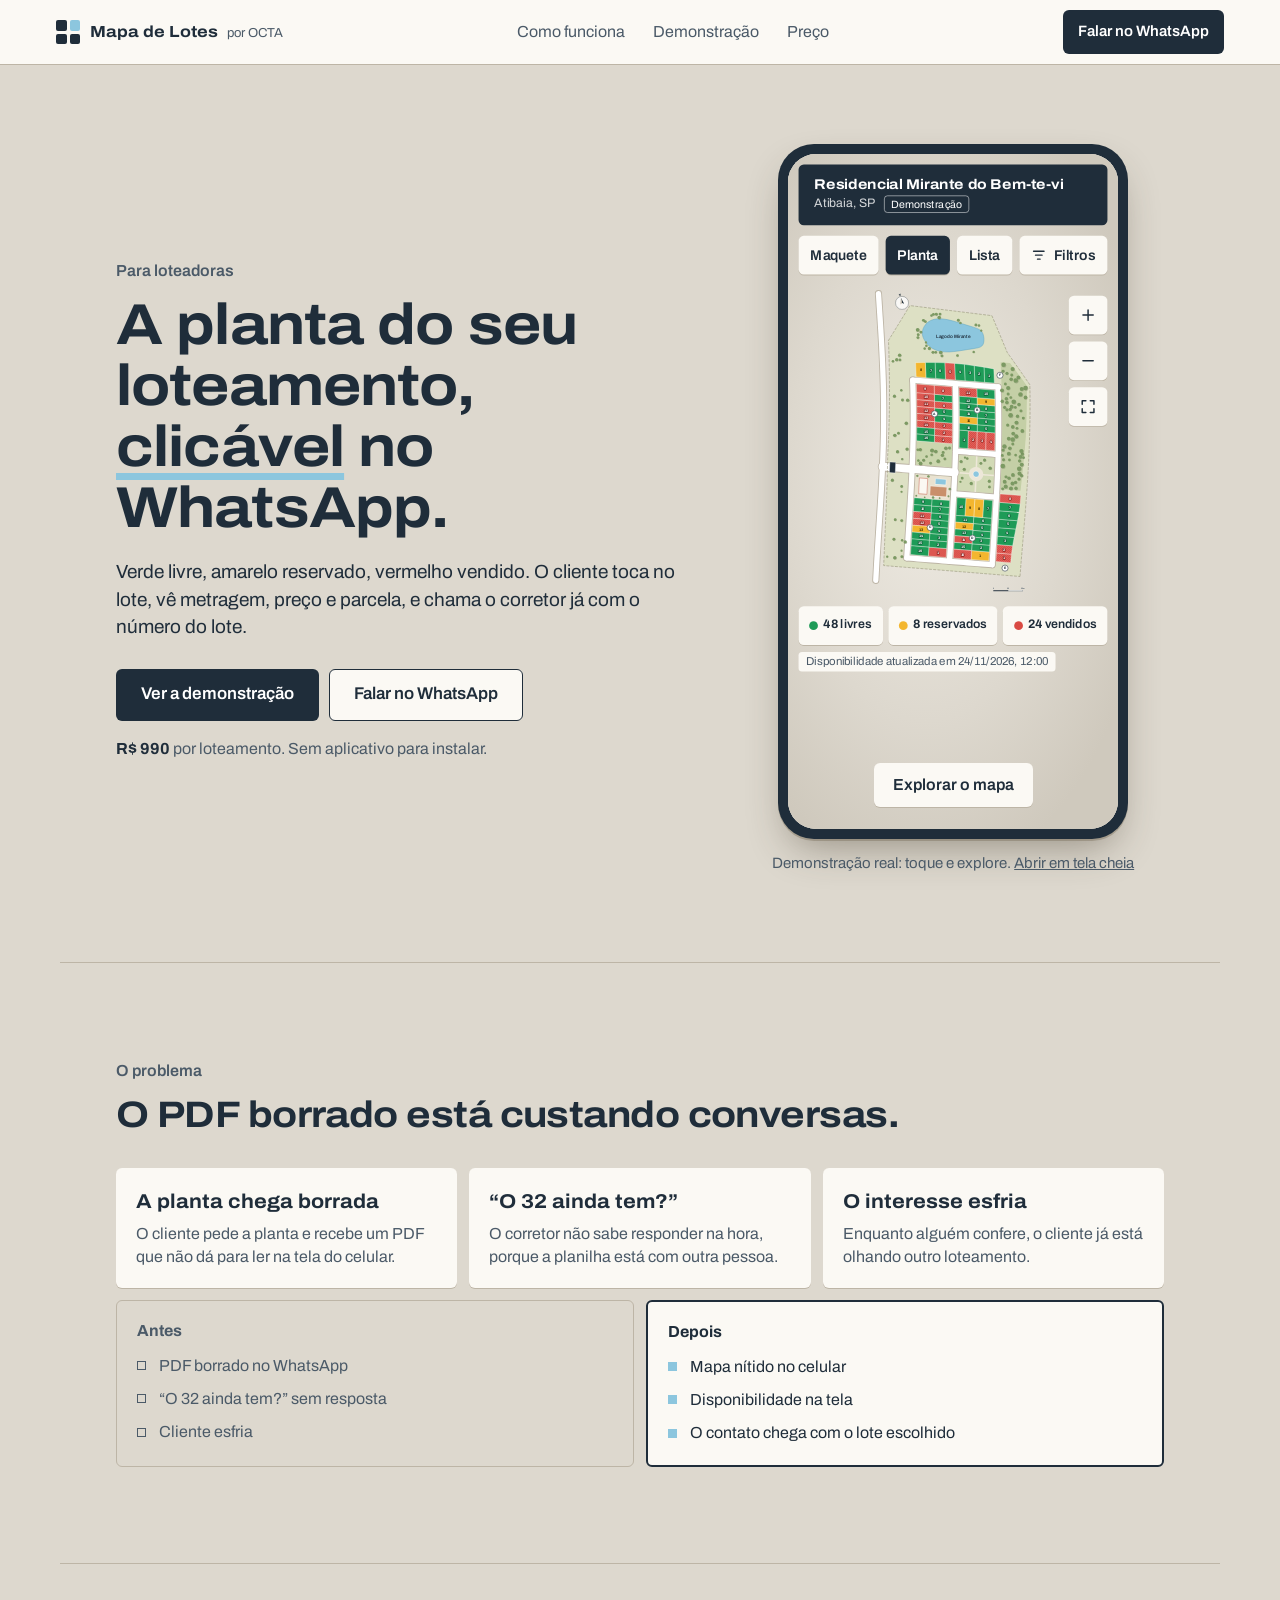
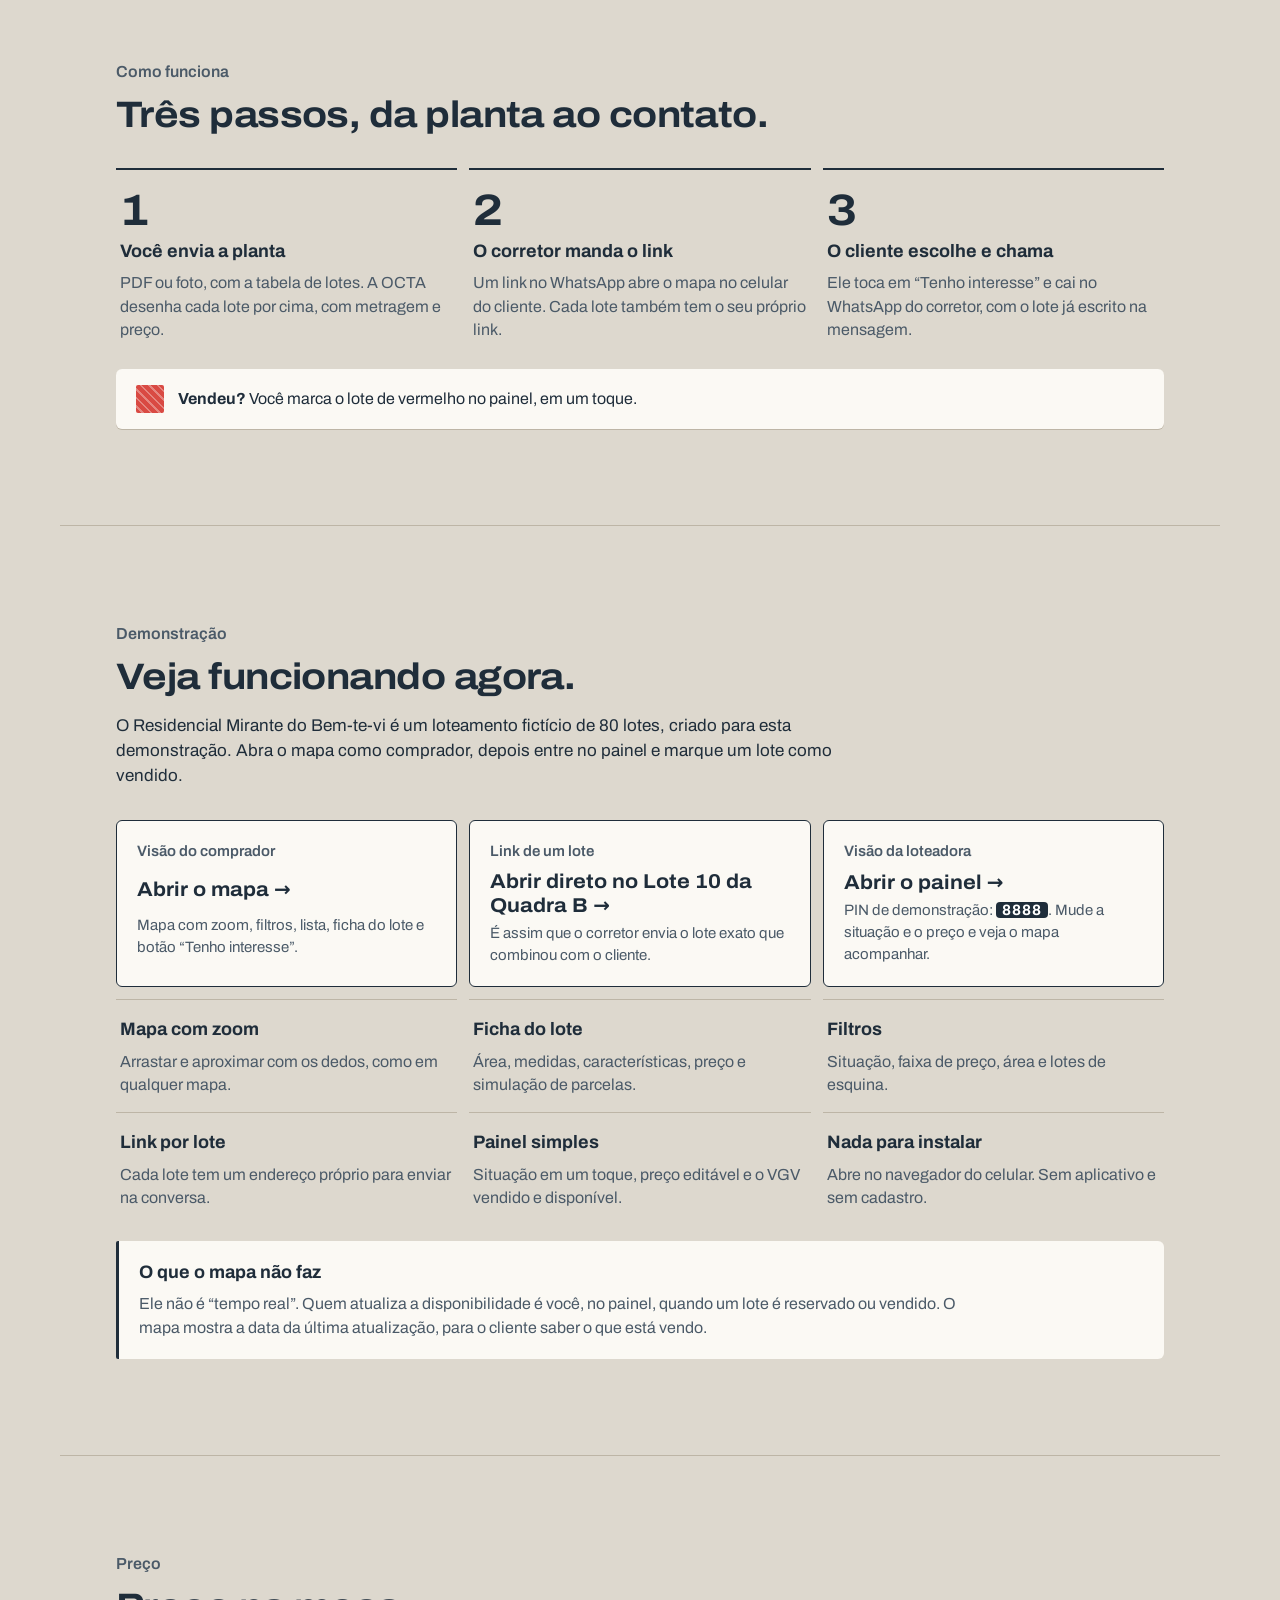
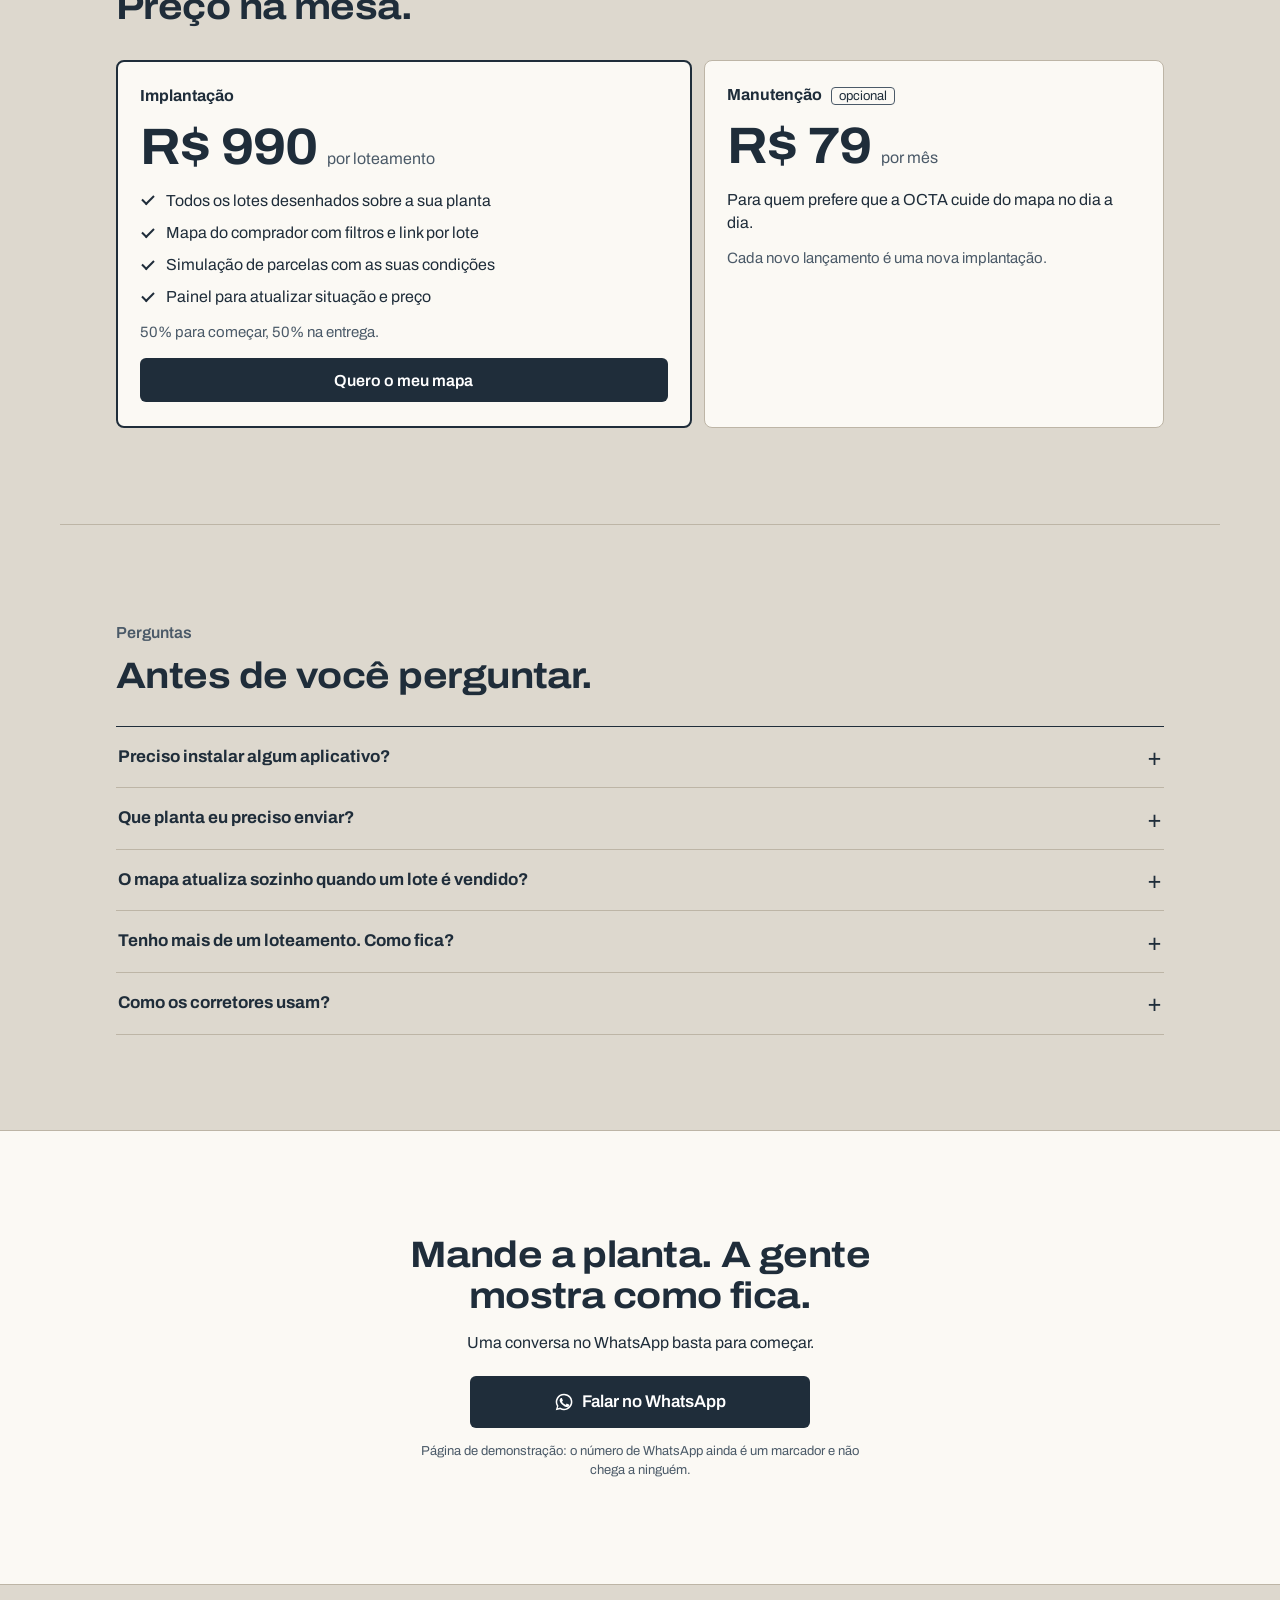
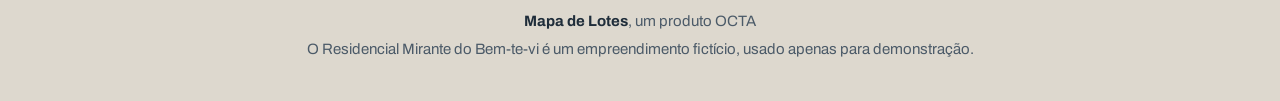
<file: index.html>
<!doctype html>
<html lang="pt-BR">
  <head>
    <meta charset="UTF-8" />
    <meta name="viewport" content="width=device-width, initial-scale=1" />
    <meta name="theme-color" content="#DDD8CE" />
    <title>Mapa de Lotes, a planta do seu loteamento clicável no WhatsApp</title>
    <meta
      name="description"
      content="A planta do loteamento vira um mapa interativo que o corretor manda pelo WhatsApp: verde livre, amarelo reservado, vermelho vendido. Implantação por R$ 990."
    />
    <link rel="icon" href="./favicon.svg" type="image/svg+xml" />
    <script type="module" crossorigin src="./assets/landing-DX1QAgPq.js"></script>
    <link rel="modulepreload" crossorigin href="./assets/base-CBQVKg9E.js">
    <link rel="modulepreload" crossorigin href="./assets/icons-DeDZBwot.js">
    <link rel="modulepreload" crossorigin href="./assets/whatsapp-BGQKUYhE.js">
    <link rel="stylesheet" crossorigin href="./assets/base-DdAP2V_H.css">
    <link rel="stylesheet" crossorigin href="./assets/landing-CBaHQ5NT.css">
  </head>
  <body class="landing">
    <a class="skip-link" href="#conteudo">Pular para o conteúdo</a>

    <header class="nav">
      <a class="wordmark" href="./" aria-label="Mapa de Lotes, por OCTA">
        <span class="mark" aria-hidden="true"><i></i><i></i><i></i><i></i></span>
        <span class="wordmark-text">
          <span>Mapa de Lotes</span>
          <small>por <span data-agency>OCTA</span></small>
        </span>
      </a>
      <nav class="nav-links" aria-label="Seções">
        <a href="#como-funciona">Como funciona</a>
        <a href="#demonstracao">Demonstração</a>
        <a href="#preco">Preço</a>
      </nav>
      <a class="btn btn--primary nav-cta" data-whatsapp href="#contato"><span class="nav-cta-long">Falar no&nbsp;</span>WhatsApp</a>
    </header>

    <main id="conteudo">
      <section class="hero">
        <div class="hero-copy">
          <p class="eyebrow">Para loteadoras</p>
          <h1>A planta do seu loteamento, <em>clicável</em> no WhatsApp.</h1>
          <p class="lead">
            Verde livre, amarelo reservado, vermelho vendido. O cliente toca no lote, vê metragem, preço e parcela, e
            chama o corretor já com o número do lote.
          </p>
          <div class="hero-actions">
            <a class="btn btn--primary btn--lg" href="./mapa/">Ver a demonstração</a>
            <a class="btn btn--ghost btn--lg" data-whatsapp href="#contato">Falar no WhatsApp</a>
          </div>
          <p class="hero-note">
            <span data-setup-price>R$ 990</span> por loteamento. Sem aplicativo para instalar.
          </p>
        </div>
        <div class="hero-demo">
          <div class="phone">
            <div class="phone-screen">
              <iframe
                src="./mapa/?embed=1"
                title="Demonstração do mapa de lotes, como o comprador vê no celular"
                loading="lazy"
                tabindex="-1"
              ></iframe>
              <button type="button" class="phone-cover" data-activate>
                <span class="btn btn--light">Explorar o mapa</span>
              </button>
            </div>
          </div>
          <p class="hero-caption">Demonstração real: toque e explore. <a href="./mapa/">Abrir em tela cheia</a></p>
        </div>
      </section>

      <section class="section" aria-labelledby="problema-titulo">
        <p class="eyebrow">O problema</p>
        <h2 id="problema-titulo">O PDF borrado está custando conversas.</h2>
        <ol class="problems">
          <li>
            <h3>A planta chega borrada</h3>
            <p>O cliente pede a planta e recebe um PDF que não dá para ler na tela do celular.</p>
          </li>
          <li>
            <h3>“O 32 ainda tem?”</h3>
            <p>O corretor não sabe responder na hora, porque a planilha está com outra pessoa.</p>
          </li>
          <li>
            <h3>O interesse esfria</h3>
            <p>Enquanto alguém confere, o cliente já está olhando outro loteamento.</p>
          </li>
        </ol>

        <div class="compare">
          <div class="compare-col compare-col--before">
            <h3>Antes</h3>
            <ul>
              <li>PDF borrado no WhatsApp</li>
              <li>“O 32 ainda tem?” sem resposta</li>
              <li>Cliente esfria</li>
            </ul>
          </div>
          <div class="compare-col compare-col--after">
            <h3>Depois</h3>
            <ul>
              <li>Mapa nítido no celular</li>
              <li>Disponibilidade na tela</li>
              <li>O contato chega com o lote escolhido</li>
            </ul>
          </div>
        </div>
      </section>

      <section class="section" id="como-funciona" aria-labelledby="como-titulo">
        <p class="eyebrow">Como funciona</p>
        <h2 id="como-titulo">Três passos, da planta ao contato.</h2>
        <ol class="steps">
          <li>
            <span class="step-n" aria-hidden="true">1</span>
            <h3>Você envia a planta</h3>
            <p>PDF ou foto, com a tabela de lotes. A <span data-agency>OCTA</span> desenha cada lote por cima, com metragem e preço.</p>
          </li>
          <li>
            <span class="step-n" aria-hidden="true">2</span>
            <h3>O corretor manda o link</h3>
            <p>Um link no WhatsApp abre o mapa no celular do cliente. Cada lote também tem o seu próprio link.</p>
          </li>
          <li>
            <span class="step-n" aria-hidden="true">3</span>
            <h3>O cliente escolhe e chama</h3>
            <p>Ele toca em “Tenho interesse” e cai no WhatsApp do corretor, com o lote já escrito na mensagem.</p>
          </li>
        </ol>
        <p class="sold-strip">
          <span class="sold-swatch" aria-hidden="true"></span>
          <span><strong>Vendeu?</strong> Você marca o lote de vermelho no painel, em um toque.</span>
        </p>
      </section>

      <section class="section" id="demonstracao" aria-labelledby="demo-titulo">
        <p class="eyebrow">Demonstração</p>
        <h2 id="demo-titulo">Veja funcionando agora.</h2>
        <p class="section-lead">
          O Residencial Mirante do Bem-te-vi é um loteamento fictício de 80 lotes, criado para esta demonstração. Abra o
          mapa como comprador, depois entre no painel e marque um lote como vendido.
        </p>
        <div class="demo-links">
          <a class="demo-card" href="./mapa/">
            <span class="demo-card-kicker">Visão do comprador</span>
            <strong>Abrir o mapa</strong>
            <span>Mapa com zoom, filtros, lista, ficha do lote e botão “Tenho interesse”.</span>
          </a>
          <a class="demo-card" href="./mapa/?lote=B-10">
            <span class="demo-card-kicker">Link de um lote</span>
            <strong>Abrir direto no Lote 10 da Quadra B</strong>
            <span>É assim que o corretor envia o lote exato que combinou com o cliente.</span>
          </a>
          <a class="demo-card" href="./admin/">
            <span class="demo-card-kicker">Visão da loteadora</span>
            <strong>Abrir o painel</strong>
            <span>PIN de demonstração: <b data-pin>8888</b>. Mude a situação e o preço e veja o mapa acompanhar.</span>
          </a>
        </div>

        <ul class="features">
          <li>
            <h3>Mapa com zoom</h3>
            <p>Arrastar e aproximar com os dedos, como em qualquer mapa.</p>
          </li>
          <li>
            <h3>Ficha do lote</h3>
            <p>Área, medidas, características, preço e simulação de parcelas.</p>
          </li>
          <li>
            <h3>Filtros</h3>
            <p>Situação, faixa de preço, área e lotes de esquina.</p>
          </li>
          <li>
            <h3>Link por lote</h3>
            <p>Cada lote tem um endereço próprio para enviar na conversa.</p>
          </li>
          <li>
            <h3>Painel simples</h3>
            <p>Situação em um toque, preço editável e o VGV vendido e disponível.</p>
          </li>
          <li>
            <h3>Nada para instalar</h3>
            <p>Abre no navegador do celular. Sem aplicativo e sem cadastro.</p>
          </li>
        </ul>

        <aside class="honest">
          <h3>O que o mapa não faz</h3>
          <p>
            Ele não é “tempo real”. Quem atualiza a disponibilidade é você, no painel, quando um lote é reservado ou
            vendido. O mapa mostra a data da última atualização, para o cliente saber o que está vendo.
          </p>
        </aside>
      </section>

      <section class="section" id="preco" aria-labelledby="preco-titulo">
        <p class="eyebrow">Preço</p>
        <h2 id="preco-titulo">Preço na mesa.</h2>
        <div class="pricing">
          <article class="plan-card plan-card--main">
            <h3>Implantação</h3>
            <p class="plan-price"><strong data-setup-price>R$ 990</strong> <span>por loteamento</span></p>
            <ul>
              <li>Todos os lotes desenhados sobre a sua planta</li>
              <li>Mapa do comprador com filtros e link por lote</li>
              <li>Simulação de parcelas com as suas condições</li>
              <li>Painel para atualizar situação e preço</li>
            </ul>
            <p class="plan-note">50% para começar, 50% na entrega.</p>
            <a class="btn btn--primary btn--block" data-whatsapp href="#contato">Quero o meu mapa</a>
          </article>
          <article class="plan-card">
            <h3>Manutenção <small>opcional</small></h3>
            <p class="plan-price"><strong data-monthly-price>R$ 79</strong> <span>por mês</span></p>
            <p class="plan-text">Para quem prefere que a <span data-agency>OCTA</span> cuide do mapa no dia a dia.</p>
            <p class="plan-note">Cada novo lançamento é uma nova implantação.</p>
          </article>
        </div>
      </section>

      <section class="section" aria-labelledby="faq-titulo">
        <p class="eyebrow">Perguntas</p>
        <h2 id="faq-titulo">Antes de você perguntar.</h2>
        <div class="faq">
          <details>
            <summary>Preciso instalar algum aplicativo?</summary>
            <p>Não. O mapa abre no navegador do celular, pelo link que o corretor envia.</p>
          </details>
          <details>
            <summary>Que planta eu preciso enviar?</summary>
            <p>O PDF ou uma foto nítida da planta, com a tabela de lotes: número, quadra, metragem e preço.</p>
          </details>
          <details>
            <summary>O mapa atualiza sozinho quando um lote é vendido?</summary>
            <p>Não. Você marca o lote como reservado ou vendido no painel, e o mapa passa a mostrar a nova situação.</p>
          </details>
          <details>
            <summary>Tenho mais de um loteamento. Como fica?</summary>
            <p>Cada loteamento tem o seu mapa, o seu link e a sua implantação.</p>
          </details>
          <details>
            <summary>Como os corretores usam?</summary>
            <p>Eles recebem o link e enviam pelo WhatsApp. Podem mandar o mapa inteiro ou o link de um lote específico.</p>
          </details>
        </div>
      </section>

      <section class="cta" id="contato" aria-labelledby="cta-titulo">
        <h2 id="cta-titulo">Mande a planta. A gente mostra como fica.</h2>
        <p>Uma conversa no WhatsApp basta para começar.</p>
        <a class="btn btn--whatsapp btn--lg" data-whatsapp data-whatsapp-icon href="#contato">Falar no WhatsApp</a>
        <p class="placeholder-note" data-placeholder-note hidden>
          Página de demonstração: o número de WhatsApp ainda é um marcador e não chega a ninguém.
        </p>
      </section>
    </main>

    <footer class="footer">
      <p><strong>Mapa de Lotes</strong>, um produto <span data-agency>OCTA</span></p>
      <p>O Residencial Mirante do Bem-te-vi é um empreendimento fictício, usado apenas para demonstração.</p>
    </footer>

  </body>
</html>
</file>
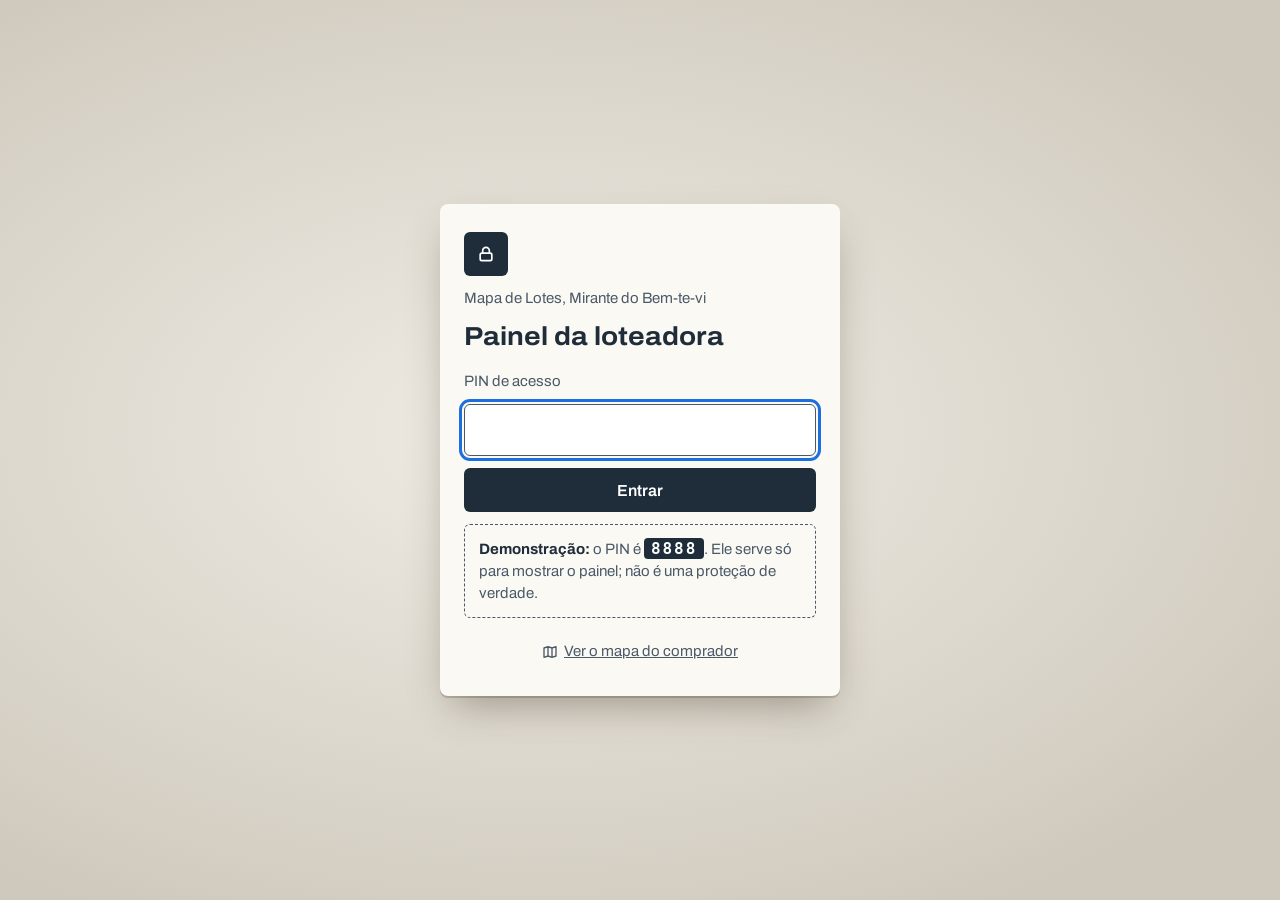
<file: admin/index.html>
<!doctype html>
<html lang="pt-BR">
  <head>
    <meta charset="UTF-8" />
    <meta name="viewport" content="width=device-width, initial-scale=1" />
    <meta name="theme-color" content="#DDD8CE" />
    <meta name="robots" content="noindex" />
    <title>Painel, Mapa de Lotes</title>
    <link rel="icon" href="../favicon.svg" type="image/svg+xml" />
    <script type="module" crossorigin src="../assets/admin-CnpqBKTy.js"></script>
    <link rel="modulepreload" crossorigin href="../assets/base-CBQVKg9E.js">
    <link rel="modulepreload" crossorigin href="../assets/icons-DeDZBwot.js">
    <link rel="modulepreload" crossorigin href="../assets/data-Dfek1YTL.js">
    <link rel="stylesheet" crossorigin href="../assets/base-DdAP2V_H.css">
    <link rel="stylesheet" crossorigin href="../assets/admin-BYbipIJT.css">
  </head>
  <body class="admin">
    <div id="app"></div>
    <noscript>Este painel precisa de JavaScript para funcionar.</noscript>
  </body>
</html>
</file>
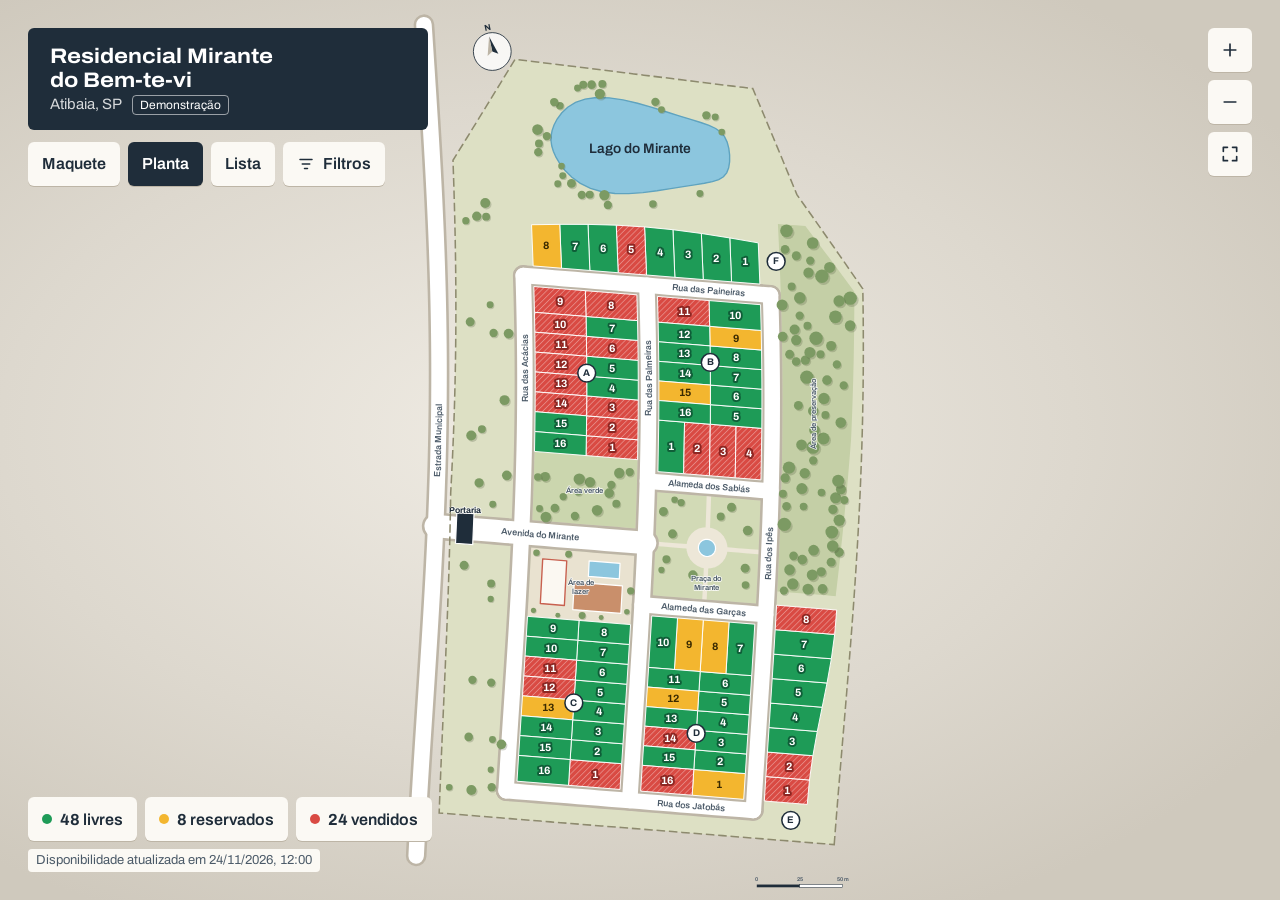
<file: mapa/index.html>
<!doctype html>
<html lang="pt-BR">
  <head>
    <meta charset="UTF-8" />
    <meta name="viewport" content="width=device-width, initial-scale=1, viewport-fit=cover" />
    <meta name="theme-color" content="#DDD8CE" />
    <meta name="robots" content="noindex" />
    <title>Mapa de Lotes</title>
    <meta name="description" content="Mapa interativo do loteamento: veja os lotes livres, tamanho, preço e parcelas." />
    <link rel="icon" href="../favicon.svg" type="image/svg+xml" />
    <script type="module" crossorigin src="../assets/mapa-CRwTs2IL.js"></script>
    <link rel="modulepreload" crossorigin href="../assets/base-CBQVKg9E.js">
    <link rel="stylesheet" crossorigin href="../assets/base-DdAP2V_H.css">
    <link rel="stylesheet" crossorigin href="../assets/mapa-C_Dxvox0.css">
  </head>
  <body class="buyer">
    <div id="app"><div id="boot" aria-hidden="true" hidden><div class="head"><div class="plate"><p class="plate__name">Residencial Mirante do Bem-te-vi</p><p class="plate__place">Atibaia, SP <span class="demo-tag">Demonstração</span></p></div><div class="switch"><span class="chip" aria-pressed="true">Maquete</span><span class="chip">Planta</span><span class="chip">Lista</span><span class="chip">Filtros</span></div></div><div class="table"><div class="stage"><img id="boot-poster" class="poster" elementtiming="maquette-picture" fetchpriority="high" decoding="sync" alt="" data-src="../posters/mirante-do-bem-te-vi.webp" /></div></div></div><script>(function(){var p=new URLSearchParams(location.search),v=p.get('vista')||"planta",e=p.get('empreendimento'),edited=false;try{edited=!!localStorage.getItem("mapa-de-lotes:v1:mirante-do-bem-te-vi")}catch(x){}var boot=document.getElementById('boot');if(v==='maquete'&&(!e||e==="mirante-do-bem-te-vi")&&!edited){var i=document.getElementById('boot-poster');i.src=i.dataset.src;boot.hidden=false}else boot.remove()})()</script></div>
    <noscript>Este mapa precisa de JavaScript para funcionar.</noscript>
  </body>
</html>
</file>
<file: assets/base-DdAP2V_H.css>
@font-face{font-family:Archivo Variable;font-style:normal;font-display:swap;font-weight:100 900;font-stretch:62% 125%;src:url(./archivo-vietnamese-wdth-normal-rJmnGBSt.woff2)format("woff2-variations");unicode-range:U+102-103,U+110-111,U+128-129,U+168-169,U+1A0-1A1,U+1AF-1B0,U+300-301,U+303-304,U+308-309,U+323,U+329,U+1EA0-1EF9,U+20AB}@font-face{font-family:Archivo Variable;font-style:normal;font-display:swap;font-weight:100 900;font-stretch:62% 125%;src:url(./archivo-latin-ext-wdth-normal-7khWdh9v.woff2)format("woff2-variations");unicode-range:U+100-2BA,U+2BD-2C5,U+2C7-2CC,U+2CE-2D7,U+2DD-2FF,U+304,U+308,U+329,U+1D00-1DBF,U+1E00-1E9F,U+1EF2-1EFF,U+2020,U+20A0-20AB,U+20AD-20C0,U+2113,U+2C60-2C7F,U+A720-A7FF}@font-face{font-family:Archivo Variable;font-style:normal;font-display:swap;font-weight:100 900;font-stretch:62% 125%;src:url(./archivo-latin-wdth-normal-DY7AcnAa.woff2)format("woff2-variations");unicode-range:U+??,U+131,U+152-153,U+2BB-2BC,U+2C6,U+2DA,U+2DC,U+304,U+308,U+329,U+2000-206F,U+20AC,U+2122,U+2191,U+2193,U+2212,U+2215,U+FEFF,U+FFFD}:root{--ink:#1f2d3a;--ink-2:#4b5a68;--table:#ddd8ce;--table-light:#efebe3;--board:#efe9dc;--sheet:#fbf9f4;--ground:#dde0c4;--lake:#8cc6de;--measure:#2d6e8e;--roof:#c8604f;--edge:#bdb5a6;--focus:#1b6fe0;--livre:#1e9b57;--livre-light:#16794a;--livre-dark:#0f5e38;--livre-text:#16794a;--reservado:#f3b62f;--reservado-light:#cf9517;--reservado-dark:#a87508;--reservado-text:#855a00;--vendido:#d94a43;--vendido-light:#b23530;--vendido-dark:#8e2622;--vendido-text:#b23530;--font:"Archivo Variable", "Archivo", system-ui, -apple-system, "Segoe UI", Roboto, sans-serif;--radius:6px;--radius-sheet:8px;--shadow-chip:0 1px 0 var(--edge);--shadow-sheet:0 18px 40px -12px #3c322373, 0 2px 0 var(--edge);--lightningcss-light:initial;--lightningcss-dark: ;color-scheme:light}*,:before,:after{box-sizing:border-box}html{-webkit-text-size-adjust:100%;-moz-text-size-adjust:100%;text-size-adjust:100%}body{background:var(--table);color:var(--ink);font-family:var(--font);font-variant-numeric:tabular-nums;-webkit-font-smoothing:antialiased;margin:0;font-size:16px;font-stretch:100%;line-height:1.45}h1,h2,h3,p,ul,ol,fieldset{margin:0;padding:0}ul,ol{list-style:none}fieldset{border:0;min-width:0}button,input,select{font:inherit;color:inherit}button{cursor:pointer}a{color:inherit}[hidden]{display:none!important}:focus-visible{outline:3px solid var(--focus);outline-offset:2px}.icon{flex:none}.sr-only{clip-path:inset(50%);white-space:nowrap;width:1px;height:1px;position:absolute;overflow:hidden}.skip-link{z-index:100;background:var(--ink);color:#fff;border-radius:var(--radius);padding:10px 14px;font-weight:600;position:absolute;top:-60px;left:8px}.skip-link:focus{top:8px}.btn{border-radius:var(--radius);white-space:nowrap;border:1px solid #0000;justify-content:center;align-items:center;gap:8px;min-height:44px;padding:0 18px;font-weight:600;text-decoration:none;transition:background-color .12s;display:inline-flex}.btn--block{width:100%;display:flex}.btn--primary,.btn--whatsapp{background:var(--ink);color:#fff}.btn--primary:hover,.btn--whatsapp:hover{background:#2c4054}.btn--whatsapp{min-height:52px;font-size:1.0625rem}.btn--ghost{background:var(--sheet);border-color:var(--ink);color:var(--ink)}.btn--ghost:hover{background:#fff}.btn:disabled{border-color:var(--edge);color:var(--ink-2);cursor:default;background:0 0}.link{color:var(--ink);text-underline-offset:3px;background:0 0;border:0;padding:0;text-decoration:underline}.icon-btn{border-radius:var(--radius);background:var(--sheet);width:44px;height:44px;color:var(--ink);box-shadow:var(--shadow-chip);border:0;place-items:center;padding:0;display:inline-grid}.icon-btn:hover{background:#fff}.status{white-space:nowrap;align-items:center;gap:8px;font-weight:600;display:inline-flex}.status:before{content:"";background:currentColor;border-radius:50%;flex:none;width:10px;height:10px}.status--livre{color:var(--livre-text)}.status--reservado{color:var(--reservado-text)}.status--vendido{color:var(--vendido-text)}.status--livre:before{background:var(--livre)}.status--reservado:before{background:var(--reservado)}.status--vendido:before{background:var(--vendido)}.fineprint{color:var(--ink-2);font-size:.8125rem;line-height:1.4}select{border:1px solid var(--ink-2);border-radius:var(--radius);background:var(--sheet) url("data:image/svg+xml,%3Csvg xmlns='http://www.w3.org/2000/svg' viewBox='0 0 12 8'%3E%3Cpath d='M1 1.5l5 5 5-5' fill='none' stroke='%231F2D3A' stroke-width='1.8' stroke-linecap='round'/%3E%3C/svg%3E") no-repeat right 12px center / 11px;width:100%;min-height:44px;color:var(--ink);appearance:none;padding:0 36px 0 12px;font-size:1rem}.toast{z-index:60;border-radius:var(--radius);background:var(--ink);color:#fff;opacity:0;pointer-events:none;max-width:calc(100vw - 24px);padding:12px 18px;font-size:.9375rem;font-weight:600;transition:opacity .2s,transform .2s;position:fixed;bottom:24px;left:50%;transform:translate(-50%,20px)}.toast.is-visible{opacity:1;transform:translate(-50%)}@media (prefers-reduced-motion:reduce){*,:before,:after{scroll-behavior:auto!important;transition-duration:.01ms!important;animation-duration:.01ms!important}}
</file>
<file: assets/landing-CBaHQ5NT.css>
html{scroll-behavior:smooth;scroll-padding-top:76px}.landing{--pad:clamp(18px, 5vw, 56px);--max:1160px}.eyebrow{color:var(--ink-2);margin-bottom:12px;font-weight:600}.landing h1,.landing h2{letter-spacing:-.015em;text-wrap:balance;font-weight:700;font-stretch:112%}.landing h1{font-size:clamp(2.1rem,6.4vw,3.6rem);line-height:1.06}.landing h1 em{text-decoration:underline;-webkit-text-decoration-color:var(--lake);text-decoration-color:var(--lake);text-underline-offset:.12em;font-style:normal;text-decoration-thickness:.12em}.landing h2{font-size:clamp(1.6rem,4.4vw,2.3rem);line-height:1.12}.landing h3{font-size:1.125rem;font-weight:700;line-height:1.3}.btn--lg{min-height:52px;padding:0 24px;font-size:1.0625rem}.btn--light{background:var(--sheet);color:var(--ink);box-shadow:var(--shadow-chip)}.nav{z-index:20;padding:10px var(--pad);background:var(--sheet);box-shadow:var(--shadow-chip);justify-content:space-between;align-items:center;gap:16px;display:flex;position:sticky;top:0}.wordmark{white-space:nowrap;align-items:center;gap:10px;min-height:44px;font-weight:700;font-stretch:112%;text-decoration:none;display:inline-flex}.wordmark-text{line-height:1.15;display:grid}.wordmark small{color:var(--ink-2);font-size:.8125rem;font-weight:400;font-stretch:100%}@media (width<=359px){.nav-cta-long{display:none}}.mark{grid-template-columns:1fr 1fr;gap:3px;width:24px;height:24px;display:grid}.mark i{background:var(--ink);border-radius:2px}.mark i:nth-child(2){background:var(--lake)}.nav-links{color:var(--ink-2);gap:28px;display:none}.nav-links a{text-decoration:none}.nav-links a:hover{color:var(--ink)}.nav-cta{gap:0;padding:0 14px;font-size:.9375rem}.hero{max-width:var(--max);padding:clamp(36px, 7vw, 80px) var(--pad) clamp(44px, 8vw, 88px);gap:40px;margin:0 auto;display:grid}.lead{max-width:34em;color:var(--ink);margin-top:20px;font-size:clamp(1.0625rem,2.4vw,1.1875rem)}.hero-actions{flex-wrap:wrap;gap:10px;margin-top:28px;display:flex}.hero-actions .btn{flex:200px}.hero-note{color:var(--ink-2);margin-top:16px}.hero-note span{color:var(--ink);font-weight:700}.hero-demo{justify-items:center;gap:14px;display:grid}.phone{background:var(--ink);width:min(100%,350px);box-shadow:var(--shadow-sheet);border-radius:36px;padding:10px}.phone-screen{aspect-ratio:9/18.4;background:var(--table);border-radius:28px;position:relative;overflow:hidden}.phone-screen iframe{transform-origin:0 0;border:0;width:100%;height:100%;position:absolute;top:0;left:0}.phone-cover{background:0 0;border:0;place-items:end center;padding:0 0 22px;display:grid;position:absolute;inset:0}.hero-caption{color:var(--ink-2);text-align:center;font-size:.9375rem}.section{max-width:var(--max);padding:clamp(48px, 8vw, 96px) var(--pad);border-top:1px solid var(--edge);margin:0 auto}.section-lead{max-width:44em;margin-top:16px;font-size:1.0625rem}.problems,.steps,.features,.demo-links,.pricing{gap:12px;margin-top:32px;display:grid}.problems li{border-radius:var(--radius);background:var(--sheet);box-shadow:var(--shadow-chip);padding:20px}.problems h3{font-size:1.25rem;font-stretch:108%}.problems p,.steps p,.features p{color:var(--ink-2);margin-top:8px}.compare{gap:12px;margin-top:12px;display:grid}.compare-col{border-radius:var(--radius);border:1px solid var(--edge);padding:20px}.compare-col h3{color:var(--ink-2);font-size:1rem}.compare-col ul{gap:10px;margin-top:12px;display:grid}.compare-col li{padding-left:22px;position:relative}.compare-col li:before{content:"";width:9px;height:9px;position:absolute;top:.45em;left:0}.compare-col--before{color:var(--ink-2)}.compare-col--before li:before{border:1px solid var(--ink-2)}.compare-col--after{border:2px solid var(--ink);background:var(--sheet)}.compare-col--after h3{color:var(--ink)}.compare-col--after li:before{background:var(--lake)}.steps li{border-top:2px solid var(--ink);padding:18px 4px 0}.step-n{margin-bottom:8px;font-size:2.75rem;font-weight:700;font-stretch:112%;line-height:1;display:block}.sold-strip{border-radius:var(--radius);background:var(--sheet);box-shadow:var(--shadow-chip);align-items:center;gap:14px;margin-top:28px;padding:16px 20px;display:flex}.sold-swatch{background:repeating-linear-gradient(45deg, var(--vendido) 0 4px, #e58680 4px 6px);border-radius:2px;flex:none;width:28px;height:28px}.demo-card{border:1px solid var(--ink);border-radius:var(--radius);background:var(--sheet);gap:6px;padding:20px;text-decoration:none;display:grid}.demo-card:hover{background:#fff}.demo-card-kicker{color:var(--ink-2);font-size:.9375rem;font-weight:600}.demo-card strong{font-size:1.25rem;font-weight:700;font-stretch:108%;line-height:1.2}.demo-card strong:after{content:" →"}.demo-card>span:last-child{color:var(--ink-2);font-size:.9375rem}.demo-card b{background:var(--ink);color:#fff;letter-spacing:.08em;border-radius:4px;padding:0 6px}.features{margin-top:12px}.features li{border-top:1px solid var(--edge);padding:18px 4px 4px}.honest{border-left:3px solid var(--ink);border-radius:2px var(--radius) var(--radius) 2px;background:var(--sheet);margin-top:28px;padding:20px}.honest p{max-width:52em;color:var(--ink-2);margin-top:8px}.plan-card{border:1px solid var(--edge);border-radius:var(--radius-sheet);background:var(--sheet);align-content:start;gap:14px;padding:24px 22px;display:grid}.plan-card--main{border:2px solid var(--ink)}.plan-card h3{font-size:1rem}.plan-card h3 small{border:1px solid var(--ink-2);border-radius:4px;margin-left:6px;padding:1px 7px;font-size:.8125rem;font-weight:400}.plan-price{flex-wrap:wrap;align-items:baseline;gap:4px 10px;display:flex}.plan-price strong{letter-spacing:-.02em;font-size:clamp(2.4rem,8vw,3.2rem);font-weight:700;font-stretch:108%;line-height:1.05}.plan-price span{color:var(--ink-2)}.plan-card ul{gap:9px;display:grid}.plan-card li{padding-left:26px;position:relative}.plan-card li:before{content:"";border-left:2px solid var(--ink);border-bottom:2px solid var(--ink);width:12px;height:7px;position:absolute;top:.42em;left:2px;transform:rotate(-45deg)}.plan-note{color:var(--ink-2);font-size:.9375rem}.faq{border-top:1px solid var(--ink);margin-top:28px}.faq details{border-bottom:1px solid var(--edge)}.faq summary{cursor:pointer;justify-content:space-between;align-items:center;gap:16px;padding:18px 2px;font-size:1.0625rem;font-weight:700;list-style:none;display:flex}.faq summary::-webkit-details-marker{display:none}.faq summary:after{content:"+";flex:none;font-size:1.5rem;font-weight:400;line-height:1}.faq details[open] summary:after{content:"–"}.faq details p{max-width:46em;color:var(--ink-2);padding:0 2px 20px}.cta{padding:clamp(52px, 9vw, 104px) var(--pad);background:var(--sheet);box-shadow:0 -1px 0 var(--edge);text-align:center;justify-items:center;gap:14px;display:grid}.cta h2{max-width:18em}.cta .btn{width:min(100%,340px);margin-top:8px}.placeholder-note{max-width:34em;color:var(--ink-2);font-size:.8125rem}.footer{padding:26px var(--pad) 40px;border-top:1px solid var(--edge);color:var(--ink-2);text-align:center;gap:6px;font-size:.9375rem;display:grid}.footer strong{color:var(--ink)}@media (width>=700px){.problems,.steps,.demo-links,.features{grid-template-columns:repeat(3,1fr)}.compare{grid-template-columns:1fr 1fr}.pricing{grid-template-columns:1.25fr 1fr}.hero-actions .btn{flex:none}}@media (width>=900px){.nav-links{display:flex}.wordmark-text{align-items:baseline;gap:9px;display:flex}.hero{grid-template-columns:minmax(0,1.15fr) minmax(300px,.85fr);align-items:center;gap:56px}}
</file>
<file: assets/admin-BYbipIJT.css>
.kicker{color:var(--ink-2);flex-wrap:wrap;align-items:center;gap:4px 10px;font-size:.9375rem;display:flex}.demo-tag{border:1px solid var(--ink-2);color:var(--ink);border-radius:4px;padding:0 7px;font-size:.75rem;line-height:1.5}.login{background:radial-gradient(70% 60% at 42% 48%,#efebe3,#ddd8ce 60%,#cfc9bd);place-items:center;min-height:100dvh;padding:24px 12px;display:grid}.login-card{border-radius:var(--radius-sheet);background:var(--sheet);width:min(100%,400px);box-shadow:var(--shadow-sheet);gap:12px;padding:28px 24px 22px;display:grid}.lock{border-radius:var(--radius);background:var(--ink);color:#fff;place-items:center;width:44px;height:44px;display:grid}.login-card h1{margin-bottom:8px;font-size:1.625rem;font-weight:700;font-stretch:108%;line-height:1.1}.login-card label{color:var(--ink-2);font-size:.9375rem}.login-card input{border:1px solid var(--ink-2);border-radius:var(--radius);letter-spacing:.3em;background:#fff;width:100%;min-width:0;min-height:52px;padding:0 16px;font-size:1.3rem}.login-card input[aria-invalid=true]{border-color:var(--vendido-text)}.error{color:var(--vendido-text);font-size:.9375rem}.demo-hint{border:1px dashed var(--ink-2);border-radius:var(--radius);color:var(--ink-2);padding:12px 14px;font-size:.9375rem}.demo-hint strong{color:var(--ink)}.demo-hint code{background:var(--ink);color:#fff;letter-spacing:.12em;border-radius:4px;padding:1px 7px;font-size:1rem;font-weight:700}.back{min-height:44px;color:var(--ink-2);justify-content:center;align-items:center;gap:6px;font-size:.9375rem;display:inline-flex}.back .icon{width:16px;height:16px}.admin-top{border-bottom:1px solid var(--edge);flex-wrap:wrap;justify-content:space-between;align-items:end;gap:14px;padding:22px clamp(12px,4vw,40px) 18px;display:flex}.admin-top h1{font-size:clamp(1.25rem,3.4vw,1.625rem);font-weight:700;font-stretch:112%;line-height:1.15}.admin-nav{gap:8px;display:flex}.admin-nav .icon{width:17px;height:17px}.admin-main{gap:18px;max-width:1180px;margin:0 auto;padding:20px clamp(12px,4vw,40px) 60px;display:grid}.demo-banner{border-left:3px solid var(--ink);border-radius:2px var(--radius) var(--radius) 2px;background:var(--sheet);box-shadow:var(--shadow-chip);color:var(--ink-2);padding:12px 14px;font-size:.9375rem}.demo-banner strong{color:var(--ink)}.tiles{grid-template-columns:repeat(2,minmax(0,1fr));gap:8px;display:grid}.tile{border-radius:var(--radius);background:var(--sheet);box-shadow:var(--shadow-chip);gap:2px;padding:14px 16px;display:grid}.tile-label{color:var(--ink-2);align-items:center;gap:8px;font-size:.9375rem;font-weight:600;display:flex}.tile .dot{border-radius:50%;width:10px;height:10px}.tile--livre .dot{background:var(--livre)}.tile--reservado .dot{background:var(--reservado)}.tile--vendido .dot{background:var(--vendido)}.tile-count{letter-spacing:-.02em;font-size:2.125rem;font-weight:700;font-stretch:108%;line-height:1.15}.tile-count small{letter-spacing:0;color:var(--ink-2);font-size:.9375rem;font-weight:400}.tile-value{color:var(--ink-2);flex-wrap:wrap;justify-content:space-between;gap:2px 8px;font-size:.9375rem;display:flex}.tile-value b{color:var(--ink);white-space:nowrap}.progress{background:var(--edge);border-radius:2px;height:10px;margin-top:12px;display:flex;overflow:hidden}.progress span{transition:width .3s}.progress--vendido{background:var(--vendido)}.progress--reservado{background:var(--reservado)}.progress--livre{background:var(--livre)}.saved{color:var(--ink-2);margin-top:8px;font-size:.9375rem}.toolbar{gap:12px;display:grid}.toolbar-filters{grid-template-columns:1fr 1fr;gap:12px;display:grid}.tf{color:var(--ink-2);gap:4px;font-size:.9375rem;display:grid}.tf:first-child{grid-column:1/-1}.tf input{border:1px solid var(--ink-2);border-radius:var(--radius);background:#fff;width:100%;min-height:44px;padding:0 12px;font-size:1rem}.toolbar-actions{flex-wrap:wrap;gap:8px;display:flex}.toolbar-actions .btn{flex:auto;padding:0 14px;font-size:.9375rem}.toolbar-actions .icon{width:16px;height:16px}.btn--danger:not(:disabled){border-color:var(--vendido-text);color:var(--vendido-text)}.row-count{color:var(--ink-2);margin-bottom:-8px;font-size:.9375rem}.lots-table{border-collapse:collapse;width:100%}.lots-table thead{display:none}.lots-table tbody{gap:8px;display:grid}.row{border-left:5px solid var(--livre);border-radius:var(--radius);background:var(--sheet);box-shadow:var(--shadow-chip);grid-template-columns:1fr auto;align-items:center;gap:10px 12px;padding:12px 14px;display:grid}.row--reservado{border-left-color:var(--reservado)}.row--vendido{border-left-color:var(--vendido)}.row th,.row td{text-align:left;padding:0;font-weight:400}.lot-id{font-size:1.125rem;font-weight:700;display:block}.lot-sub{color:var(--ink-2);font-size:.9375rem}.lot-sub em{color:var(--reservado-text);font-style:normal;font-weight:600}.cell-area{color:var(--ink-2);justify-self:end;font-size:.9375rem}.cell-status,.cell-price{grid-column:1/-1}.seg{border:1px solid var(--edge);border-radius:var(--radius);background:var(--table-light);grid-template-columns:repeat(3,1fr);gap:4px;padding:3px;display:grid}.seg-btn{min-height:44px;color:var(--ink-2);background:0 0;border:0;border-radius:4px;justify-content:center;align-items:center;gap:8px;padding:0 6px;font-size:.9375rem;font-weight:600;display:inline-flex}.seg-btn:hover{background:#fff}.seg-btn[aria-pressed=true]{background:var(--ink);color:#fff}.seg-btn:before{content:"";border-radius:50%;flex:none;width:10px;height:10px}.seg-btn--livre:before{background:var(--livre)}.seg-btn--reservado:before{background:var(--reservado)}.seg-btn--vendido:before{background:var(--vendido)}.price-input{border:1px solid var(--ink-2);border-radius:var(--radius);min-height:44px;color:var(--ink-2);background:#fff;align-items:center;gap:8px;padding:0 12px;display:flex}.price-input:focus-within{outline:3px solid var(--focus);outline-offset:2px}.price-input input{width:100%;min-width:0;color:var(--ink);text-align:right;background:0 0;border:0;outline:0;font-size:1rem;font-weight:600}.empty{color:var(--ink-2);text-align:center;padding:28px 8px;display:block}.confirm{border-radius:var(--radius-sheet);background:var(--sheet);width:min(92vw,420px);color:var(--ink);box-shadow:var(--shadow-sheet);border:0;padding:24px}.confirm::backdrop{background:#1f2d3a8c}.confirm h2{margin-bottom:8px;font-size:1.25rem;font-weight:700;font-stretch:108%}.confirm p{color:var(--ink-2)}.confirm-actions{justify-content:end;gap:8px;margin-top:20px;display:flex}@media (width<=350px){.seg-btn{gap:5px;padding:0 2px;font-size:.8125rem}.seg-btn:before{width:8px;height:8px}}@media (width>=760px){.tiles{grid-template-columns:repeat(4,minmax(0,1fr))}.toolbar{grid-template-columns:1fr auto;align-items:end}.toolbar-filters{grid-template-columns:minmax(160px,1.4fr) 1fr 1fr}.tf:first-child{grid-column:auto}.toolbar-actions .btn{flex:none}.table-wrap{border-radius:var(--radius-sheet);background:var(--sheet);box-shadow:var(--shadow-chip);overflow:hidden}.lots-table thead{display:table-header-group}.lots-table tbody{display:table-row-group}.lots-table thead th{background:var(--table-light);text-align:left;color:var(--ink-2);padding:12px 16px;font-size:.9375rem;font-weight:600}.lots-table thead th:last-child{text-align:right}.row{background:var(--sheet);box-shadow:none;border-left:0;border-radius:0;display:table-row}.row th,.row td{border-top:1px solid var(--edge);vertical-align:middle;padding:9px 16px}.row th{border-left:5px solid var(--livre)}.row--reservado th{border-left-color:var(--reservado)}.row--vendido th{border-left-color:var(--vendido)}.lot-id{font-size:1rem}.cell-area{color:var(--ink)}.seg{width:360px}.cell-price{width:190px}.empty{display:table-cell}}
</file>
<file: assets/mapa-C_Dxvox0.css>
.maquette,.plan{--k:1;touch-action:none;-webkit-user-select:none;user-select:none;cursor:grab;width:100%;height:100%;font-family:var(--font);display:block}.maquette.is-dragging,.plan.is-dragging{cursor:grabbing}.maquette .lot{cursor:pointer;outline:none;transition:opacity .15s}@media (hover:hover){.maquette .lot:hover{filter:brightness(1.07)}}.maquette .lot.is-dimmed,.maquette .lot-label.is-dimmed{opacity:.22}.maquette .street-name{letter-spacing:.2px;fill:#6b6557;font-size:4.6px;font-weight:600}.maquette .lake-name{fill:var(--ink);font-size:6.5px;font-weight:600}.maquette .lot-label{font-size:clamp(5.4px, calc(9.5px / var(--k)), 7.4px);text-anchor:middle;paint-order:stroke;stroke-width:.36em;stroke-linejoin:round;font-weight:700}.maquette .lot-label.is-selected{font-size:clamp(6.6px, calc(11px / var(--k)), 8.6px)}.maquette .lot-label--livre{fill:#fff;stroke:var(--livre-dark)}.maquette .lot-label--reservado{fill:#3a2a00;stroke:var(--reservado)}.maquette .lot-label--vendido{fill:#fff;stroke:var(--vendido-dark)}.maquette .focus-ring,.plan .focus-ring{fill:none;stroke:var(--focus);stroke-width:3px;vector-effect:non-scaling-stroke;stroke-linejoin:round;pointer-events:none}.maquette .focus-ring[points=""],.plan .focus-ring[points=""]{display:none}.plan .paper{fill:none}.plan .land{fill:var(--ground)}.plan .wall{fill:none;stroke:#8d8a6e;stroke-width:.9px;stroke-dasharray:5 2.2;pointer-events:none}.plan .area--lake{fill:var(--lake);stroke:#5fa3bf;stroke-width:.8px}.plan .area--forest{fill:#c4cfa6}.plan .area--green{fill:#cbd6ae}.plan .area--square{fill:#d2dab6}.plan .area--leisure{fill:#e9e2d0}.plan .decor{stroke-linecap:round;stroke-linejoin:round}.plan .decor--path{fill:none;stroke:#ede7d8;stroke-width:2.6px}.plan .decor--plaza{fill:#ede7d8}.plan .decor--water{fill:var(--lake);stroke:#fff;stroke-width:.7px}.plan .decor--court{fill:#c98f6b;stroke:#fff;stroke-width:.7px}.plan .decor--building{fill:#fbf8f2;stroke:var(--roof);stroke-width:.8px}.plan .road-casing,.plan .road{fill:none;stroke-linecap:round;stroke-linejoin:round}.plan .road-casing{stroke:var(--edge)}.plan .road{stroke:#fff}.plan .tree{fill:#7c9a63}.plan .tree-shadow{fill:#4f5a3a;opacity:.25}.plan .road-label,.plan .area-label,.plan .building-label{fill:var(--ink-2);paint-order:stroke;stroke:#ffffffd9;stroke-width:1px;stroke-linejoin:round;pointer-events:none;font-weight:600;transition:opacity .2s}.plan .road-label{font-size:clamp(2.8px, calc(9px / var(--k)), 5.2px);dominant-baseline:central}.plan .area-label{font-size:clamp(2.8px, calc(9px / var(--k)), 4.4px);text-anchor:middle;dominant-baseline:central}.plan .area-label--lake{font-size:clamp(5px, calc(14px / var(--k)), 8px);fill:var(--ink);stroke:#8cc6decc}.plan .building{fill:var(--ink);stroke:#fff;stroke-width:.7px}.plan .building-label{font-size:clamp(2.8px, calc(9px / var(--k)), 5px);text-anchor:middle;fill:var(--ink);font-weight:700}.plan .lot{cursor:pointer;outline:none;transition:opacity .15s}.plan .lot-shape{stroke:#fff;stroke-width:.55px;stroke-linejoin:round}.plan .lot-hatch{fill:none;pointer-events:none}.plan .lot-number{font-size:clamp(3.5px, calc(11px / var(--k)), 6.2px);text-anchor:middle;dominant-baseline:central;fill:#fff;paint-order:stroke;stroke-width:.36em;stroke-linejoin:round;pointer-events:none;font-weight:700}.plan .lot--livre .lot-number,.plan .lot--livre .lot-area{stroke:var(--livre-dark)}.plan .lot--vendido .lot-number,.plan .lot--vendido .lot-area{stroke:var(--vendido-dark)}.plan .lot-area{font-size:clamp(1.5px, calc(8.5px / var(--k)), 2.3px);text-anchor:middle;dominant-baseline:central;fill:#fff;paint-order:stroke;stroke-width:.36em;stroke-linejoin:round;pointer-events:none;font-weight:600;display:none}.plan[data-zoom=near] .lot-area{display:block}.plan[data-zoom=near] .lot-number{transform:translateY(-1.5px)}.plan .lot--livre .lot-shape{fill:var(--livre)}.plan .lot--reservado .lot-shape{fill:var(--reservado)}.plan .lot--vendido .lot-shape{fill:var(--vendido)}.plan .lot--reservado .lot-number,.plan .lot--reservado .lot-area{fill:#3a2a00;stroke:var(--reservado)}.plan .lot--vendido .lot-hatch{fill:url(#hatch-sold)}@media (hover:hover){.plan .lot:hover .lot-shape{filter:brightness(1.08)}}.plan .lot.is-dimmed{opacity:.22}.plan .lot.is-selected{opacity:1}.plan .outlines polygon{fill:none;stroke-linejoin:round;pointer-events:none}.plan .outline-halo{stroke:#fff;stroke-width:3.6px}.plan .outline-line{stroke:var(--ink);stroke-width:1.7px}.plan .outlines polygon[points=""]{display:none}.plan .block-badge{pointer-events:none}.plan .block-badge circle{fill:#fff;stroke:var(--ink);stroke-width:.9px}.plan .block-badge text{text-anchor:middle;dominant-baseline:central;fill:var(--ink);font-size:5.6px;font-weight:700}.plan .compass circle{fill:#fffc;stroke:var(--ink);stroke-width:.5px}.plan .compass-n{fill:var(--ink)}.plan .compass-s{fill:var(--edge)}.plan .compass text{text-anchor:middle;fill:var(--ink);font-size:5px;font-weight:700}.plan .scalebar text{text-anchor:middle;fill:var(--ink-2);font-size:3.2px;font-weight:600}.plan .scalebar-dark{fill:var(--ink)}.plan .scalebar-light{fill:#fff;stroke:var(--ink);stroke-width:.3px}.plan[data-zoom=far] .road-label,.plan[data-zoom=far] .building-label,.plan[data-zoom=far] .area-label:not(.area-label--lake){opacity:0}body.buyer{background:radial-gradient(ellipse 70% 60% at 42% 48%, #efebe3, #ddd8ce 60%, #cfc9bd) var(--table);min-height:100vh}.head{gap:12px;padding:12px;display:grid}.plate{border-radius:var(--radius);background:var(--ink);color:#fff;justify-self:stretch;gap:2px;padding:14px 18px;display:grid}.plate__name{text-wrap:balance;font-size:1rem;font-weight:700;font-stretch:112%;line-height:1.15}.plate__place{color:#ffffffd1;flex-wrap:wrap;align-items:center;gap:4px 10px;font-size:.875rem;display:flex}.demo-tag{color:#fff;border:1px solid #ffffff8c;border-radius:4px;padding:0 7px;font-size:.75rem;line-height:1.5}.switch{flex-wrap:wrap;gap:8px;display:flex}.chip{border-radius:var(--radius);background:var(--sheet);min-height:44px;color:var(--ink);box-shadow:var(--shadow-chip);white-space:nowrap;border:0;justify-content:center;align-items:center;gap:8px;padding:0 14px;font-weight:600;display:inline-flex;position:relative}.chip:hover{background:#fff}.chip[aria-pressed=true]{background:var(--ink);color:#fff}.switch .chip{flex:auto}.chip .icon{width:18px;height:18px}.chip .badge{background:var(--ink);color:#fff;border-radius:4px;place-items:center;min-width:22px;height:22px;padding:0 6px;font-size:.8125rem;font-weight:700;display:inline-grid}.table{display:grid}.stage{height:clamp(300px,46dvh,500px);position:relative;overflow:hidden}.view{position:absolute;inset:0}.zoom{gap:8px;display:grid;position:absolute;top:12px;right:12px}.map-tip{z-index:5;border-radius:var(--radius);background:var(--ink);color:#fff;white-space:nowrap;pointer-events:none;justify-items:start;gap:2px;padding:8px 12px;font-size:.875rem;display:grid;position:absolute;top:0;left:0}.map-tip strong{font-weight:700}.map-tip .status{color:#fff;font-size:.875rem}.poster{object-fit:contain;width:100%;height:100%;position:absolute;inset:0}.counts{gap:8px;padding:12px;display:grid}.counts__chips{flex-wrap:wrap;gap:8px;display:flex}.count .dot{border-radius:50%;width:10px;height:10px}.count--livre .dot{background:var(--livre)}.count--reservado .dot{background:var(--reservado)}.count--vendido .dot{background:var(--vendido)}.updated{background:var(--sheet);color:var(--ink-2);border-radius:4px;justify-self:start;padding:2px 8px;font-size:.8125rem}.listview{padding:4px 12px 24px}.list__head{flex-wrap:wrap;justify-content:space-between;align-items:end;gap:12px;margin-bottom:12px;display:flex}.list__count{font-weight:600}.sort{color:var(--ink);gap:4px;font-size:.875rem;display:grid}.sort select{min-width:190px}.rows{border-radius:var(--radius-sheet);background:var(--sheet);box-shadow:var(--shadow-chip);overflow:hidden}.rows li+li{border-top:1px solid var(--edge)}.row{text-align:left;background:0 0;border:0;justify-content:space-between;align-items:center;gap:16px;width:100%;min-height:72px;padding:12px 16px;display:flex}.row:hover{background:#fff}.row.is-selected{background:var(--table-light)}.row__main,.row__side{gap:2px;display:grid}.row__side{flex:none;justify-items:end}.row__title{font-weight:700}.row__meta,.row__installment{color:var(--ink-2);font-size:.9375rem}.row__price{font-weight:700}.row .status{font-size:.9375rem}.row--vendido .row__main{color:var(--ink-2)}.empty{color:var(--ink-2);text-align:center;padding:28px 16px}.sheet{border-radius:var(--radius-sheet);background:var(--sheet);box-shadow:var(--shadow-sheet);gap:14px;margin:0 12px 24px;padding:20px 18px;scroll-margin-top:12px;display:grid;position:relative}.sheet__close{position:absolute;top:8px;right:8px}.sheet>.status{justify-self:start;min-height:28px}.sheet h2{outline:none;font-size:1.625rem;font-weight:700;font-stretch:108%;line-height:1.1}.sheet h2:focus-visible{outline:3px solid var(--focus);outline-offset:4px}.sheet__size{margin-top:-6px;font-size:.9375rem}.sheet__size strong{font-weight:700}.features{gap:4px;font-size:.9375rem;display:grid}.features li{align-items:center;gap:10px;display:flex}.features li:before{content:"";background:var(--lake);flex:none;width:8px;height:8px}.lot-drawing{width:100%;height:auto;display:block}.lot-drawing text{font-family:var(--font)}.lot-drawing__shape{stroke:var(--ink);stroke-width:1.6px;stroke-linejoin:round;fill-opacity:.14}.lot-drawing__shape--livre{fill:var(--livre)}.lot-drawing__shape--reservado{fill:var(--reservado)}.lot-drawing__shape--vendido{fill:var(--vendido)}.lot-drawing__dim{fill:none;stroke:var(--measure);stroke-width:1px}.lot-drawing__length{fill:var(--measure);text-anchor:middle;dominant-baseline:central;paint-order:stroke;stroke:var(--sheet);stroke-width:5px;stroke-linejoin:round;font-size:12px;font-weight:600}.lot-drawing__street{fill:var(--ink-2);text-anchor:middle;dominant-baseline:central;font-size:11px}.lot-drawing__area{fill:var(--ink);text-anchor:middle;font-size:24px;font-weight:700}.lot-drawing__note{fill:var(--ink);text-anchor:middle;font-size:12px}.lot-drawing__north path{fill:none;stroke:var(--ink-2);stroke-width:1.4px;stroke-linecap:round;stroke-linejoin:round}.lot-drawing__north text{fill:var(--ink-2);text-anchor:middle;font-size:11px;font-weight:600}.price{border-top:2px solid var(--ink);justify-content:space-between;align-items:baseline;gap:12px;padding-top:14px;display:flex}.price span{color:var(--ink-2);font-size:.9375rem}.price strong{letter-spacing:-.02em;font-size:1.875rem;font-weight:700;font-stretch:108%;line-height:1.1}.sim{gap:10px;display:grid}.sim h3{font-size:1rem;font-weight:700;line-height:1.3}.sim-row{justify-content:space-between;gap:12px;display:flex}.sim-row b{font-weight:700}input[type=range]{width:100%;height:28px;accent-color:var(--ink);background:0 0;margin:0}.terms{grid-auto-columns:1fr;grid-auto-flow:column;gap:8px;display:grid}.terms button{border:1px solid var(--ink);border-radius:var(--radius);background:var(--sheet);min-height:44px;padding:0 6px;font-size:.9375rem;font-weight:600}.terms button[aria-pressed=true]{background:var(--ink);color:#fff}.sim-result{font-size:1rem}.sim-result strong{font-size:1.4375rem;font-weight:700;line-height:1.2}.sold-note{border-top:2px solid var(--ink);color:var(--ink-2);padding-top:14px}.actions{background:var(--sheet);gap:8px;display:flex}.actions .btn--whatsapp,.actions .btn--primary{flex:1}.actions .share{flex:none;width:52px;min-height:52px;padding:0}.backdrop{z-index:30;background:#1f2d3a8c;position:fixed;inset:0}.filters{z-index:40;max-height:88dvh;padding:18px 18px calc(18px + env(safe-area-inset-bottom));border-radius:var(--radius-sheet) var(--radius-sheet) 0 0;background:var(--sheet);box-shadow:var(--shadow-sheet);gap:18px;display:grid;position:fixed;bottom:0;left:0;right:0;overflow-y:auto}.filters-head{justify-content:space-between;align-items:center;display:flex}.filters-head h2{font-size:1.25rem;font-weight:700;font-stretch:108%}.field legend{margin-bottom:8px;font-size:1rem;font-weight:700}.range-row{grid-template-columns:1fr 1fr;gap:12px;display:grid}.range-row label{color:var(--ink-2);gap:4px;font-size:.9375rem;display:grid}.check{cursor:pointer;align-items:center;gap:12px;min-height:44px;display:flex}.check input{border:2px solid var(--ink);border-radius:var(--radius);appearance:none;background:#fff;flex:none;place-content:center;width:24px;height:24px;margin:0;display:grid}.check input:checked{background:var(--ink)}.check input:checked:after{content:"";border-bottom:3px solid #fff;border-left:3px solid #fff;width:11px;height:6px;margin-top:-2px;transform:rotate(-45deg)}.filters-foot{gap:12px;display:grid}.result-count{color:var(--ink-2)}.filters-actions{grid-template-columns:1fr 1fr;gap:8px;display:grid}.demo-note{border-top:1px solid var(--edge);color:var(--ink-2);padding-top:14px;font-size:.875rem}.demo-note a{color:var(--ink);white-space:nowrap;align-items:center;gap:4px;font-weight:600;display:inline-flex}.demo-note .icon{width:14px;height:14px}@media (width<=899px){.head{padding-top:calc(12px + env(safe-area-inset-top))}.switch .chip{padding:0 10px}.row{grid-template-columns:minmax(0,1fr) auto;gap:2px 12px;display:grid}.row__main,.row__side{display:contents}.row__title{grid-area:1/1}.row .status{grid-area:1/2;justify-self:end}.row__meta{grid-area:2/1}.row__price{grid-area:2/2;place-self:start end}.row__installment{grid-area:3/1/4/3}.row--vendido .row__title,.row--vendido .row__meta{color:var(--ink-2)}.counts__chips{flex-wrap:nowrap;gap:6px}.count{flex:auto;gap:6px;padding:0 6px;font-size:.875rem}}@media (width<=350px){.counts__chips{flex-wrap:wrap}}@media (width>=900px){html,body.buyer{height:100%;overflow:hidden}#app{position:fixed;inset:0}.head{z-index:10;pointer-events:none;gap:12px;padding:0;display:grid;position:absolute;top:28px;left:28px}.head>*{pointer-events:auto}.plate{justify-self:start;min-width:280px;max-width:400px;padding:16px 22px 14px}.plate__name{font-size:1.3125rem}.plate__place{font-size:.9375rem}.switch{flex-wrap:nowrap}.switch .chip{flex:none}.table{display:block;position:absolute;inset:0}.stage{height:auto;position:absolute;inset:0}.zoom{top:28px;right:28px}.has-sheet .zoom{right:412px}.counts{z-index:10;padding:0;position:absolute;bottom:28px;left:28px}.listview{padding:180px 28px 112px;position:absolute;inset:0;overflow-y:auto}.rows{max-width:760px}.has-sheet .listview{padding-right:424px}.sheet{z-index:20;overscroll-behavior:contain;align-content:start;gap:12px;width:372px;max-height:calc(100% - 48px);margin:0;padding:20px 26px 0;position:absolute;top:24px;right:24px;overflow-y:auto}.sheet__close{top:12px;right:14px}.actions{margin:0 -26px;padding:12px 26px 20px;position:sticky;bottom:0}.sheet .btn--block{min-height:44px}.sheet h2{font-size:1.875rem}.sheet__size,.features{font-size:.9375rem}.price strong{font-size:2.125rem}.backdrop{display:none!important}.filters{border-radius:var(--radius-sheet);width:340px;max-height:calc(100% - 228px);position:absolute;inset:200px auto auto 28px}}
</file>
